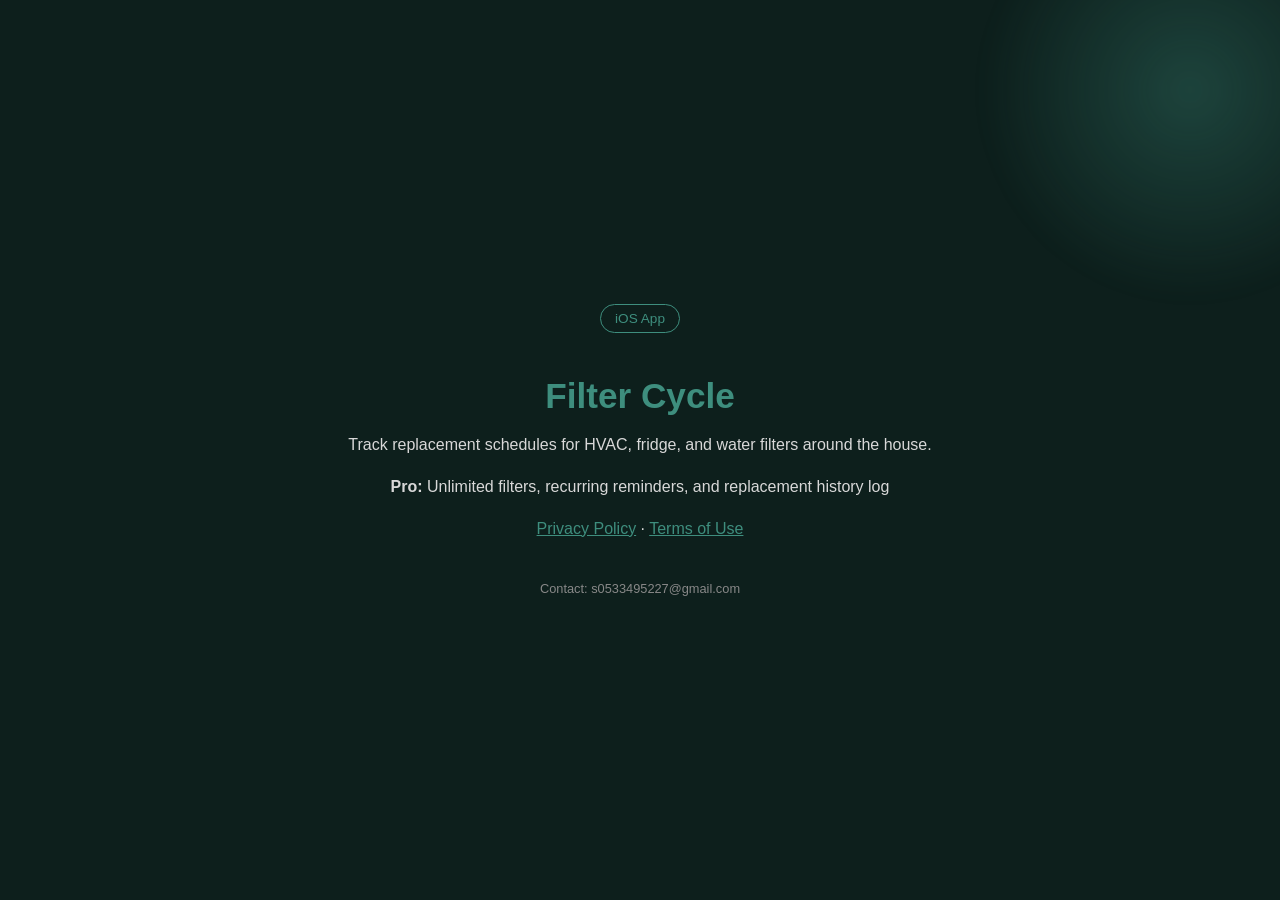
<file: docs/index.html>
<!doctype html>
<html lang="en">
<head>
<meta charset="utf-8">
<title>Filter Cycle</title>
<meta name="viewport" content="width=device-width, initial-scale=1">
<style>
:root { color-scheme: dark; }
* { box-sizing: border-box; }
body {
  margin: 0; min-height: 100vh; display: flex; align-items: center; justify-content: center;
  background: #0D1F1C; color: #f5f5f5; font-family: -apple-system, BlinkMacSystemFont, 'Segoe UI', sans-serif;
  padding: 40px 20px;
}
.wrap { max-width: 620px; text-align: center; }
h1 { font-size: 2.2rem; margin-bottom: 0.4em; color: #3E8E7E; }
p { line-height: 1.6; color: #d8d8d8; }
.badge { display: inline-block; padding: 6px 14px; border: 1px solid #3E8E7E; border-radius: 20px; color: #3E8E7E; font-size: 0.85rem; margin-bottom: 20px; }
a { color: #3E8E7E; }
.foot { margin-top: 40px; font-size: 0.8rem; color: #888; }
h2 { color: #3E8E7E; margin-top: 2em; }

  @keyframes floatOrb {
    0%, 100% { transform: translate(0,0) scale(1); }
    50% { transform: translate(30px,-40px) scale(1.08); }
  }
  @keyframes fadeUp {
    from { opacity:0; transform: translateY(16px); }
    to { opacity:1; transform: translateY(0); }
  }
  .orb {
    position: fixed; top: -120px; right: -120px; width: 420px; height: 420px;
    background: radial-gradient(circle, #3E8E7E55 0%, #3E8E7E00 70%);
    filter: blur(10px); pointer-events: none; z-index: 0;
    animation: floatOrb 9s ease-in-out infinite;
  }
  .wrap { position: relative; z-index: 1; }
  h1 { animation: fadeUp 0.8s ease-out both; }
  p.tagline { animation: fadeUp 0.8s ease-out 0.15s both; }
  .feature { animation: fadeUp 0.8s ease-out both; transition: transform 0.25s ease; }
  .feature:nth-of-type(1) { animation-delay: 0.3s; }
  .feature:nth-of-type(2) { animation-delay: 0.45s; }
  .feature:hover { transform: translateY(-3px); }
  footer { animation: fadeUp 0.8s ease-out 0.6s both; }
</style>
</head>
<body>
<div class="orb"></div>
<div class="wrap">
  <div class="badge">iOS App</div>
  <h1>Filter Cycle</h1>
  <p>Track replacement schedules for HVAC, fridge, and water filters around the house.</p>
  <p><strong>Pro:</strong> Unlimited filters, recurring reminders, and replacement history log</p>
  <p><a href="privacy.html">Privacy Policy</a> &middot; <a href="terms.html">Terms of Use</a></p>
  <div class="foot">Contact: s0533495227@gmail.com</div>
</div>
</body>
</html>
</file>
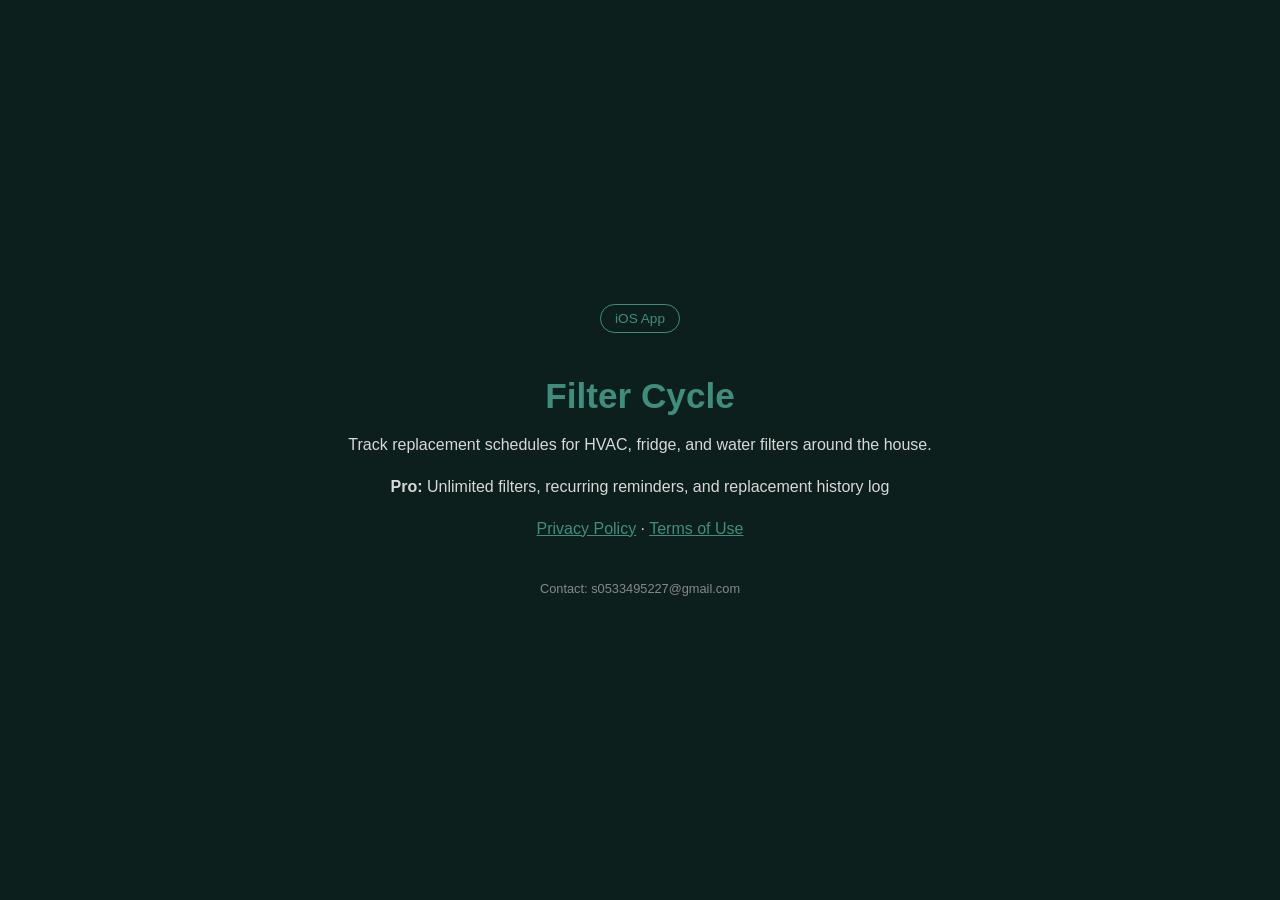
<file: site/index.html>
<!doctype html>
<html lang="en">
<head>
<meta charset="utf-8">
<title>Filter Cycle</title>
<meta name="viewport" content="width=device-width, initial-scale=1">
<style>
:root { color-scheme: dark; }
* { box-sizing: border-box; }
body {
  margin: 0; min-height: 100vh; display: flex; align-items: center; justify-content: center;
  background: #0D1F1C; color: #f5f5f5; font-family: -apple-system, BlinkMacSystemFont, 'Segoe UI', sans-serif;
  padding: 40px 20px;
}
.wrap { max-width: 620px; text-align: center; }
h1 { font-size: 2.2rem; margin-bottom: 0.4em; color: #3E8E7E; }
p { line-height: 1.6; color: #d8d8d8; }
.badge { display: inline-block; padding: 6px 14px; border: 1px solid #3E8E7E; border-radius: 20px; color: #3E8E7E; font-size: 0.85rem; margin-bottom: 20px; }
a { color: #3E8E7E; }
.foot { margin-top: 40px; font-size: 0.8rem; color: #888; }
h2 { color: #3E8E7E; margin-top: 2em; }
</style>
</head>
<body>
<div class="wrap">
  <div class="badge">iOS App</div>
  <h1>Filter Cycle</h1>
  <p>Track replacement schedules for HVAC, fridge, and water filters around the house.</p>
  <p><strong>Pro:</strong> Unlimited filters, recurring reminders, and replacement history log</p>
  <p><a href="privacy.html">Privacy Policy</a> &middot; <a href="terms.html">Terms of Use</a></p>
  <div class="foot">Contact: s0533495227@gmail.com</div>
</div>
</body>
</html>
</file>
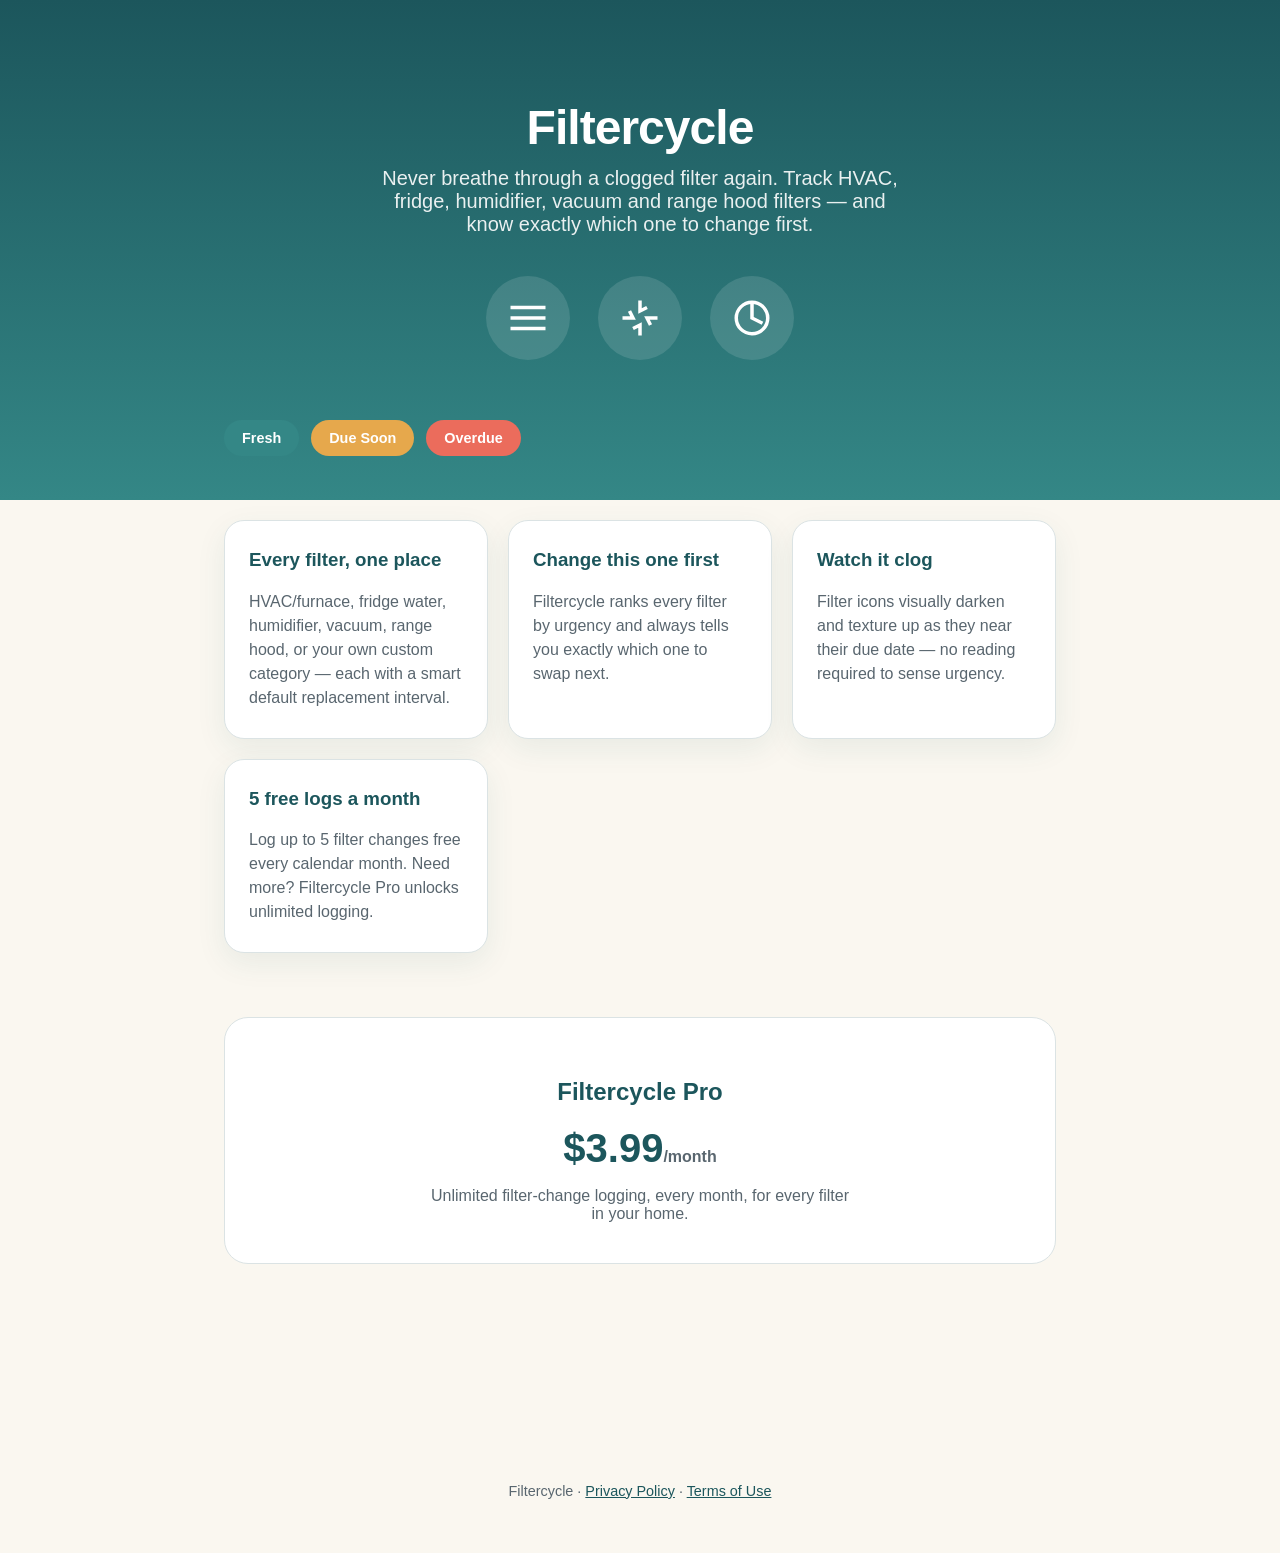
<file: iOS/docs/index.html>
<!doctype html>
<html lang="en">
<head>
<meta charset="utf-8">
<meta name="viewport" content="width=device-width, initial-scale=1">
<title>Filtercycle - Filter Reminders</title>
<link rel="stylesheet" href="style.css">
</head>
<body>

<header class="hero">
  <h1>Filtercycle</h1>
  <p class="tagline">Never breathe through a clogged filter again. Track HVAC, fridge, humidifier, vacuum and range hood filters — and know exactly which one to change first.</p>

  <div class="icon-stage">
    <div class="filter-chip chip-1">
      <svg viewBox="0 0 24 24" fill="none" stroke="white" stroke-width="2"><path d="M2 12h20M2 6h20M2 18h20"/></svg>
      <div class="clog-overlay"></div>
      <div class="whoosh-ring"></div>
    </div>
    <div class="filter-chip chip-2">
      <svg viewBox="0 0 24 24" fill="none" stroke="white" stroke-width="2"><path d="M12 2v6l4-2M12 22v-6l-4 2M2 12h6l-2-4M22 12h-6l2 4"/></svg>
      <div class="clog-overlay"></div>
      <div class="whoosh-ring"></div>
    </div>
    <div class="filter-chip chip-3">
      <svg viewBox="0 0 24 24" fill="none" stroke="white" stroke-width="2"><circle cx="12" cy="12" r="9"/><path d="M12 3v9l6 3"/></svg>
      <div class="clog-overlay"></div>
      <div class="whoosh-ring"></div>
    </div>
  </div>
</header>

<main>
  <div class="status-row">
    <span class="pill fresh">Fresh</span>
    <span class="pill due">Due Soon</span>
    <span class="pill overdue">Overdue</span>
  </div>

  <div class="card-grid">
    <div class="card">
      <h3>Every filter, one place</h3>
      <p>HVAC/furnace, fridge water, humidifier, vacuum, range hood, or your own custom category — each with a smart default replacement interval.</p>
    </div>
    <div class="card">
      <h3>Change this one first</h3>
      <p>Filtercycle ranks every filter by urgency and always tells you exactly which one to swap next.</p>
    </div>
    <div class="card">
      <h3>Watch it clog</h3>
      <p>Filter icons visually darken and texture up as they near their due date — no reading required to sense urgency.</p>
    </div>
    <div class="card">
      <h3>5 free logs a month</h3>
      <p>Log up to 5 filter changes free every calendar month. Need more? Filtercycle Pro unlocks unlimited logging.</p>
    </div>
  </div>

  <section class="pricing">
    <h2>Filtercycle Pro</h2>
    <div class="price">$3.99<span style="font-size:1rem;color:var(--slate);">/month</span></div>
    <p style="color:var(--slate); max-width:420px; margin:16px auto 0;">Unlimited filter-change logging, every month, for every filter in your home.</p>
  </section>
</main>

<footer>
  <p>Filtercycle &middot; <a href="privacy.html">Privacy Policy</a> &middot; <a href="terms.html">Terms of Use</a></p>
</footer>

</body>
</html>
</file>
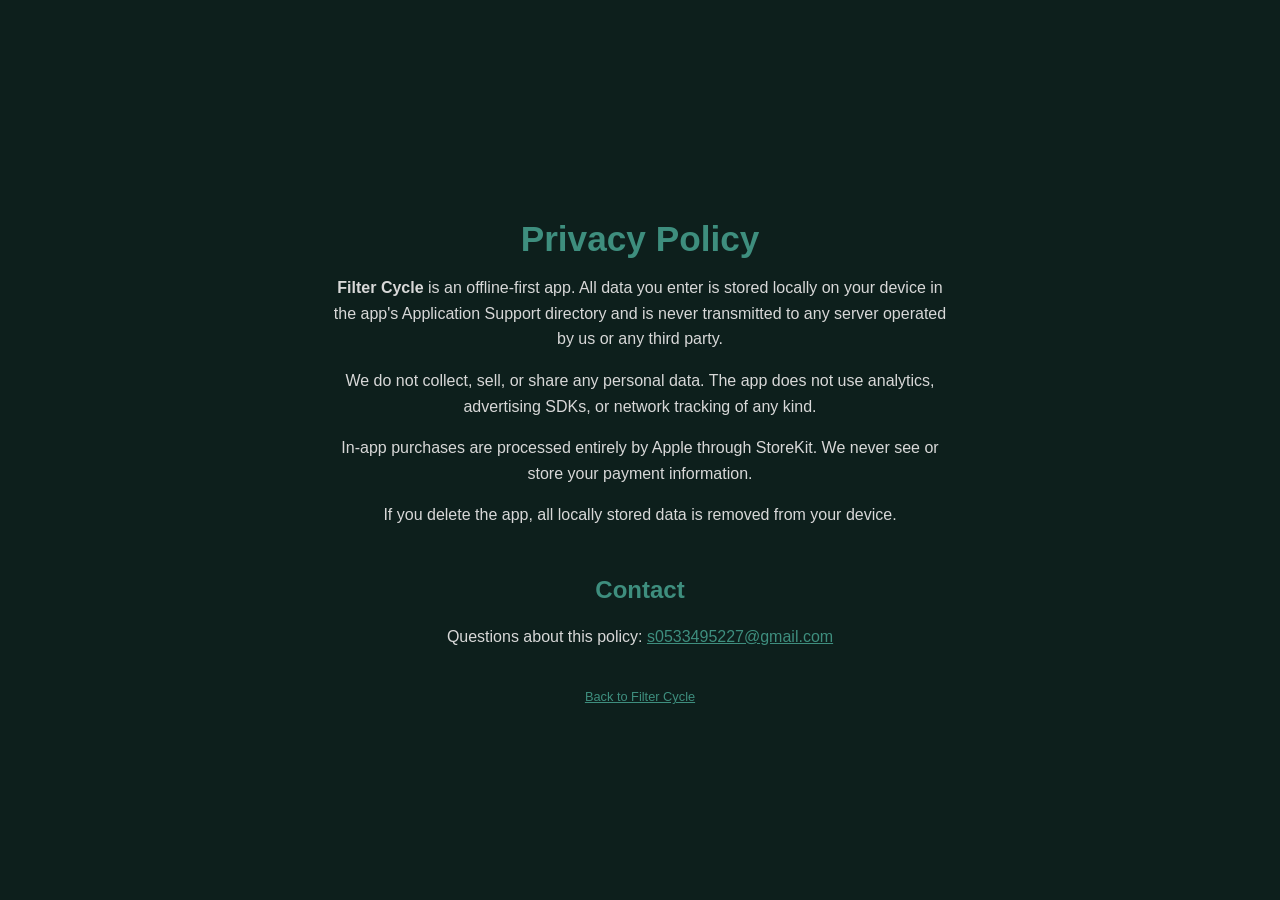
<file: docs/privacy.html>
<!doctype html>
<html lang="en">
<head>
<meta charset="utf-8">
<title>Privacy Policy - Filter Cycle</title>
<meta name="viewport" content="width=device-width, initial-scale=1">
<style>
:root { color-scheme: dark; }
* { box-sizing: border-box; }
body {
  margin: 0; min-height: 100vh; display: flex; align-items: center; justify-content: center;
  background: #0D1F1C; color: #f5f5f5; font-family: -apple-system, BlinkMacSystemFont, 'Segoe UI', sans-serif;
  padding: 40px 20px;
}
.wrap { max-width: 620px; text-align: center; }
h1 { font-size: 2.2rem; margin-bottom: 0.4em; color: #3E8E7E; }
p { line-height: 1.6; color: #d8d8d8; }
.badge { display: inline-block; padding: 6px 14px; border: 1px solid #3E8E7E; border-radius: 20px; color: #3E8E7E; font-size: 0.85rem; margin-bottom: 20px; }
a { color: #3E8E7E; }
.foot { margin-top: 40px; font-size: 0.8rem; color: #888; }
h2 { color: #3E8E7E; margin-top: 2em; }
</style>
</head>
<body>
<div class="wrap">
  <h1>Privacy Policy</h1>
  <p><strong>Filter Cycle</strong> is an offline-first app. All data you enter is stored locally on your device in the app's Application Support directory and is never transmitted to any server operated by us or any third party.</p>
  <p>We do not collect, sell, or share any personal data. The app does not use analytics, advertising SDKs, or network tracking of any kind.</p>
  <p>In-app purchases are processed entirely by Apple through StoreKit. We never see or store your payment information.</p>
  <p>If you delete the app, all locally stored data is removed from your device.</p>
  <h2>Contact</h2>
  <p>Questions about this policy: <a href="mailto:s0533495227@gmail.com">s0533495227@gmail.com</a></p>
  <div class="foot"><a href="index.html">Back to Filter Cycle</a></div>
</div>
</body>
</html>
</file>
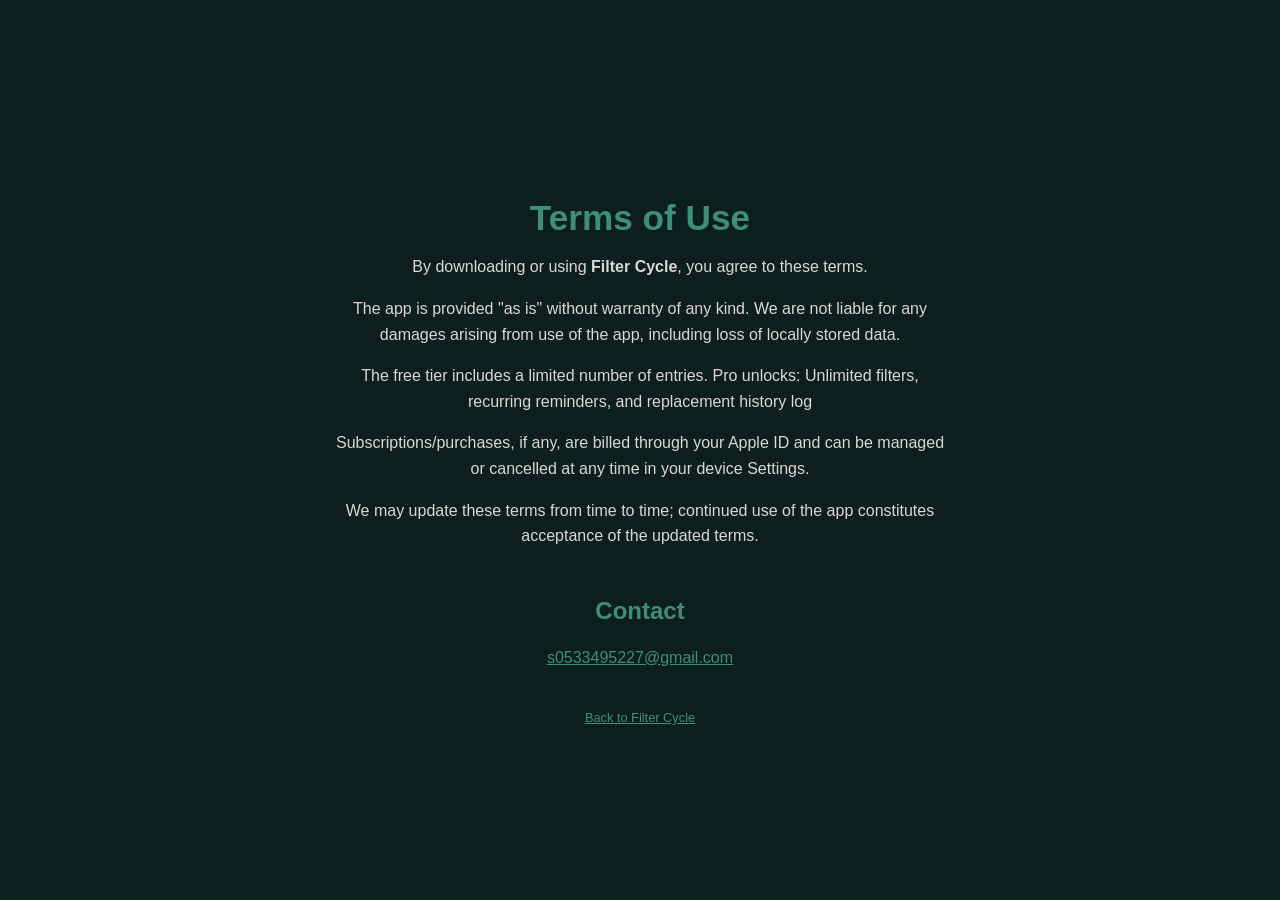
<file: docs/terms.html>
<!doctype html>
<html lang="en">
<head>
<meta charset="utf-8">
<title>Terms of Use - Filter Cycle</title>
<meta name="viewport" content="width=device-width, initial-scale=1">
<style>
:root { color-scheme: dark; }
* { box-sizing: border-box; }
body {
  margin: 0; min-height: 100vh; display: flex; align-items: center; justify-content: center;
  background: #0D1F1C; color: #f5f5f5; font-family: -apple-system, BlinkMacSystemFont, 'Segoe UI', sans-serif;
  padding: 40px 20px;
}
.wrap { max-width: 620px; text-align: center; }
h1 { font-size: 2.2rem; margin-bottom: 0.4em; color: #3E8E7E; }
p { line-height: 1.6; color: #d8d8d8; }
.badge { display: inline-block; padding: 6px 14px; border: 1px solid #3E8E7E; border-radius: 20px; color: #3E8E7E; font-size: 0.85rem; margin-bottom: 20px; }
a { color: #3E8E7E; }
.foot { margin-top: 40px; font-size: 0.8rem; color: #888; }
h2 { color: #3E8E7E; margin-top: 2em; }
</style>
</head>
<body>
<div class="wrap">
  <h1>Terms of Use</h1>
  <p>By downloading or using <strong>Filter Cycle</strong>, you agree to these terms.</p>
  <p>The app is provided "as is" without warranty of any kind. We are not liable for any damages arising from use of the app, including loss of locally stored data.</p>
  <p>The free tier includes a limited number of entries. Pro unlocks: Unlimited filters, recurring reminders, and replacement history log</p>
  <p>Subscriptions/purchases, if any, are billed through your Apple ID and can be managed or cancelled at any time in your device Settings.</p>
  <p>We may update these terms from time to time; continued use of the app constitutes acceptance of the updated terms.</p>
  <h2>Contact</h2>
  <p><a href="mailto:s0533495227@gmail.com">s0533495227@gmail.com</a></p>
  <div class="foot"><a href="index.html">Back to Filter Cycle</a></div>
</div>
</body>
</html>
</file>
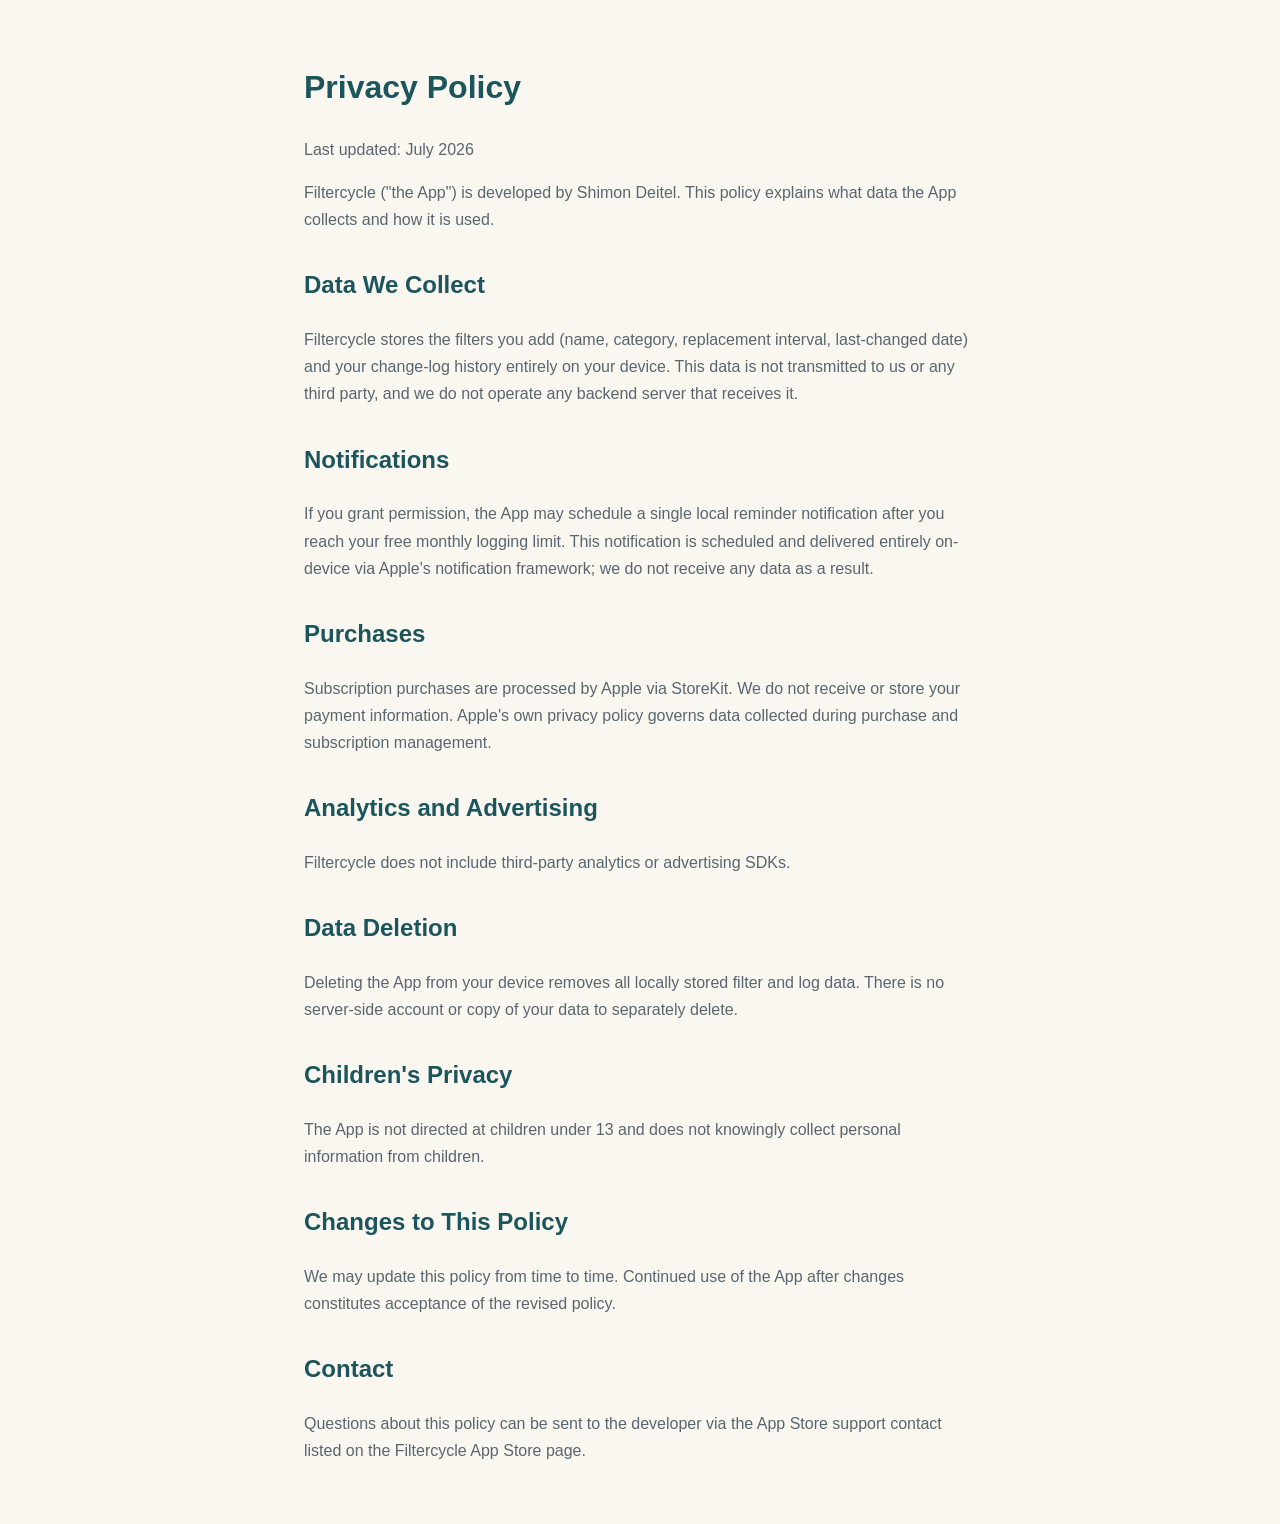
<file: iOS/docs/privacy.html>
<!doctype html>
<html lang="en">
<head>
<meta charset="utf-8">
<meta name="viewport" content="width=device-width, initial-scale=1">
<title>Filtercycle Privacy Policy</title>
<link rel="stylesheet" href="style.css">
</head>
<body>
<div class="legal">
  <h1>Privacy Policy</h1>
  <p>Last updated: July 2026</p>

  <p>Filtercycle ("the App") is developed by Shimon Deitel. This policy explains what data the App collects and how it is used.</p>

  <h2>Data We Collect</h2>
  <p>Filtercycle stores the filters you add (name, category, replacement interval, last-changed date) and your change-log history entirely on your device. This data is not transmitted to us or any third party, and we do not operate any backend server that receives it.</p>

  <h2>Notifications</h2>
  <p>If you grant permission, the App may schedule a single local reminder notification after you reach your free monthly logging limit. This notification is scheduled and delivered entirely on-device via Apple's notification framework; we do not receive any data as a result.</p>

  <h2>Purchases</h2>
  <p>Subscription purchases are processed by Apple via StoreKit. We do not receive or store your payment information. Apple's own privacy policy governs data collected during purchase and subscription management.</p>

  <h2>Analytics and Advertising</h2>
  <p>Filtercycle does not include third-party analytics or advertising SDKs.</p>

  <h2>Data Deletion</h2>
  <p>Deleting the App from your device removes all locally stored filter and log data. There is no server-side account or copy of your data to separately delete.</p>

  <h2>Children's Privacy</h2>
  <p>The App is not directed at children under 13 and does not knowingly collect personal information from children.</p>

  <h2>Changes to This Policy</h2>
  <p>We may update this policy from time to time. Continued use of the App after changes constitutes acceptance of the revised policy.</p>

  <h2>Contact</h2>
  <p>Questions about this policy can be sent to the developer via the App Store support contact listed on the Filtercycle App Store page.</p>
</div>
</body>
</html>
</file>
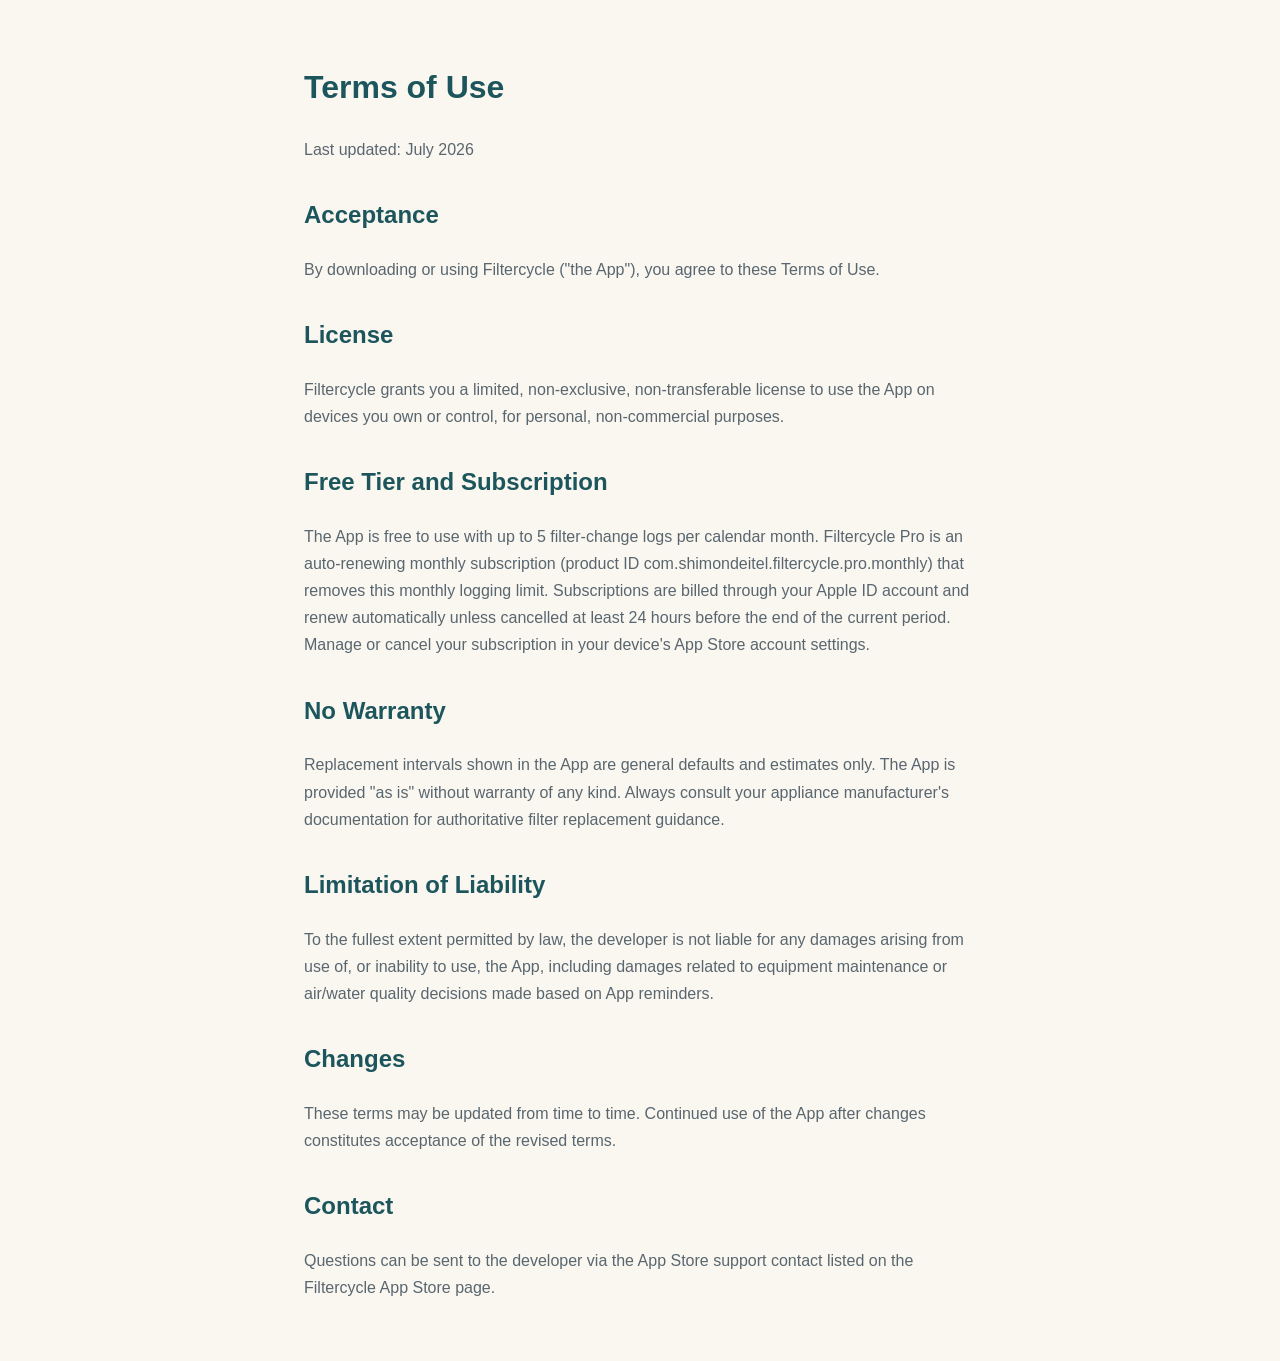
<file: iOS/docs/terms.html>
<!doctype html>
<html lang="en">
<head>
<meta charset="utf-8">
<meta name="viewport" content="width=device-width, initial-scale=1">
<title>Filtercycle Terms of Use</title>
<link rel="stylesheet" href="style.css">
</head>
<body>
<div class="legal">
  <h1>Terms of Use</h1>
  <p>Last updated: July 2026</p>

  <h2>Acceptance</h2>
  <p>By downloading or using Filtercycle ("the App"), you agree to these Terms of Use.</p>

  <h2>License</h2>
  <p>Filtercycle grants you a limited, non-exclusive, non-transferable license to use the App on devices you own or control, for personal, non-commercial purposes.</p>

  <h2>Free Tier and Subscription</h2>
  <p>The App is free to use with up to 5 filter-change logs per calendar month. Filtercycle Pro is an auto-renewing monthly subscription (product ID com.shimondeitel.filtercycle.pro.monthly) that removes this monthly logging limit. Subscriptions are billed through your Apple ID account and renew automatically unless cancelled at least 24 hours before the end of the current period. Manage or cancel your subscription in your device's App Store account settings.</p>

  <h2>No Warranty</h2>
  <p>Replacement intervals shown in the App are general defaults and estimates only. The App is provided "as is" without warranty of any kind. Always consult your appliance manufacturer's documentation for authoritative filter replacement guidance.</p>

  <h2>Limitation of Liability</h2>
  <p>To the fullest extent permitted by law, the developer is not liable for any damages arising from use of, or inability to use, the App, including damages related to equipment maintenance or air/water quality decisions made based on App reminders.</p>

  <h2>Changes</h2>
  <p>These terms may be updated from time to time. Continued use of the App after changes constitutes acceptance of the revised terms.</p>

  <h2>Contact</h2>
  <p>Questions can be sent to the developer via the App Store support contact listed on the Filtercycle App Store page.</p>
</div>
</body>
</html>
</file>
<file: iOS/docs/style.css>
:root {
  --teal: #348786;
  --teal-deep: #1c565c;
  --slate: #59666f;
  --slate-light: #dbe3e4;
  --coral: #eb6c5c;
  --amber: #e6a84c;
  --cream: #faf7f0;
}

* { box-sizing: border-box; }

body {
  margin: 0;
  font-family: -apple-system, BlinkMacSystemFont, "Segoe UI", Roboto, sans-serif;
  background: var(--cream);
  color: var(--teal-deep);
}

header.hero {
  position: relative;
  overflow: hidden;
  padding: 100px 24px 140px;
  text-align: center;
  background: linear-gradient(180deg, var(--teal-deep), var(--teal));
  color: white;
}

header.hero h1 {
  font-size: 3rem;
  margin: 0 0 12px;
  letter-spacing: -0.02em;
}

header.hero p.tagline {
  font-size: 1.25rem;
  opacity: 0.9;
  max-width: 520px;
  margin: 0 auto 32px;
}

.icon-stage {
  display: flex;
  justify-content: center;
  gap: 28px;
  margin: 40px auto 0;
}

.filter-chip {
  width: 84px;
  height: 84px;
  border-radius: 50%;
  background: rgba(255,255,255,0.12);
  display: flex;
  align-items: center;
  justify-content: center;
  position: relative;
  overflow: hidden;
}

.filter-chip svg { width: 42px; height: 42px; }

.clog-overlay {
  position: absolute;
  inset: 0;
  background: radial-gradient(circle, transparent 30%, rgba(89,102,111,0.6) 100%);
  opacity: 0;
  animation: clog 6s ease-in-out infinite;
}

.filter-chip.chip-2 .clog-overlay { animation-delay: 2s; }
.filter-chip.chip-3 .clog-overlay { animation-delay: 4s; }

@keyframes clog {
  0%, 100% { opacity: 0; }
  50% { opacity: 0.75; }
}

.whoosh-ring {
  position: absolute;
  inset: 0;
  border-radius: 50%;
  border: 3px solid rgba(255,255,255,0.8);
  opacity: 0;
  animation: whoosh 6s ease-out infinite;
}
.filter-chip.chip-2 .whoosh-ring { animation-delay: 2s; }
.filter-chip.chip-3 .whoosh-ring { animation-delay: 4s; }

@keyframes whoosh {
  0% { transform: scale(1); opacity: 0; }
  55% { transform: scale(1); opacity: 0; }
  62% { transform: scale(1.5); opacity: 0.9; }
  80% { transform: scale(1.9); opacity: 0; }
  100% { transform: scale(1.9); opacity: 0; }
}

main { max-width: 880px; margin: -80px auto 0; padding: 0 24px 100px; position: relative; }

.card-grid {
  display: grid;
  grid-template-columns: repeat(auto-fit, minmax(240px, 1fr));
  gap: 20px;
  margin-bottom: 64px;
}

.card {
  background: white;
  border-radius: 20px;
  padding: 28px 24px;
  box-shadow: 0 10px 30px rgba(28,86,92,0.08);
  border: 1px solid var(--slate-light);
}

.card h3 { margin-top: 0; color: var(--teal-deep); }
.card p { color: var(--slate); line-height: 1.5; margin-bottom: 0; }

.status-row { display: flex; gap: 12px; margin-bottom: 64px; flex-wrap: wrap; }
.pill {
  padding: 10px 18px;
  border-radius: 999px;
  font-weight: 600;
  color: white;
  font-size: 0.9rem;
}
.pill.fresh { background: var(--teal); }
.pill.due { background: var(--amber); }
.pill.overdue { background: var(--coral); }

section.pricing {
  background: white;
  border-radius: 24px;
  padding: 40px;
  text-align: center;
  border: 1px solid var(--slate-light);
  margin-bottom: 64px;
}

section.pricing .price {
  font-size: 2.5rem;
  font-weight: 700;
  color: var(--teal-deep);
}

footer {
  text-align: center;
  padding: 40px 24px;
  color: var(--slate);
  font-size: 0.9rem;
}

footer a { color: var(--teal-deep); }

.legal {
  max-width: 720px;
  margin: 60px auto;
  padding: 0 24px;
  line-height: 1.7;
  color: var(--slate);
}

.legal h1 { color: var(--teal-deep); }
.legal h2 { color: var(--teal-deep); margin-top: 32px; }
.legal a { color: var(--teal); }
</file>
